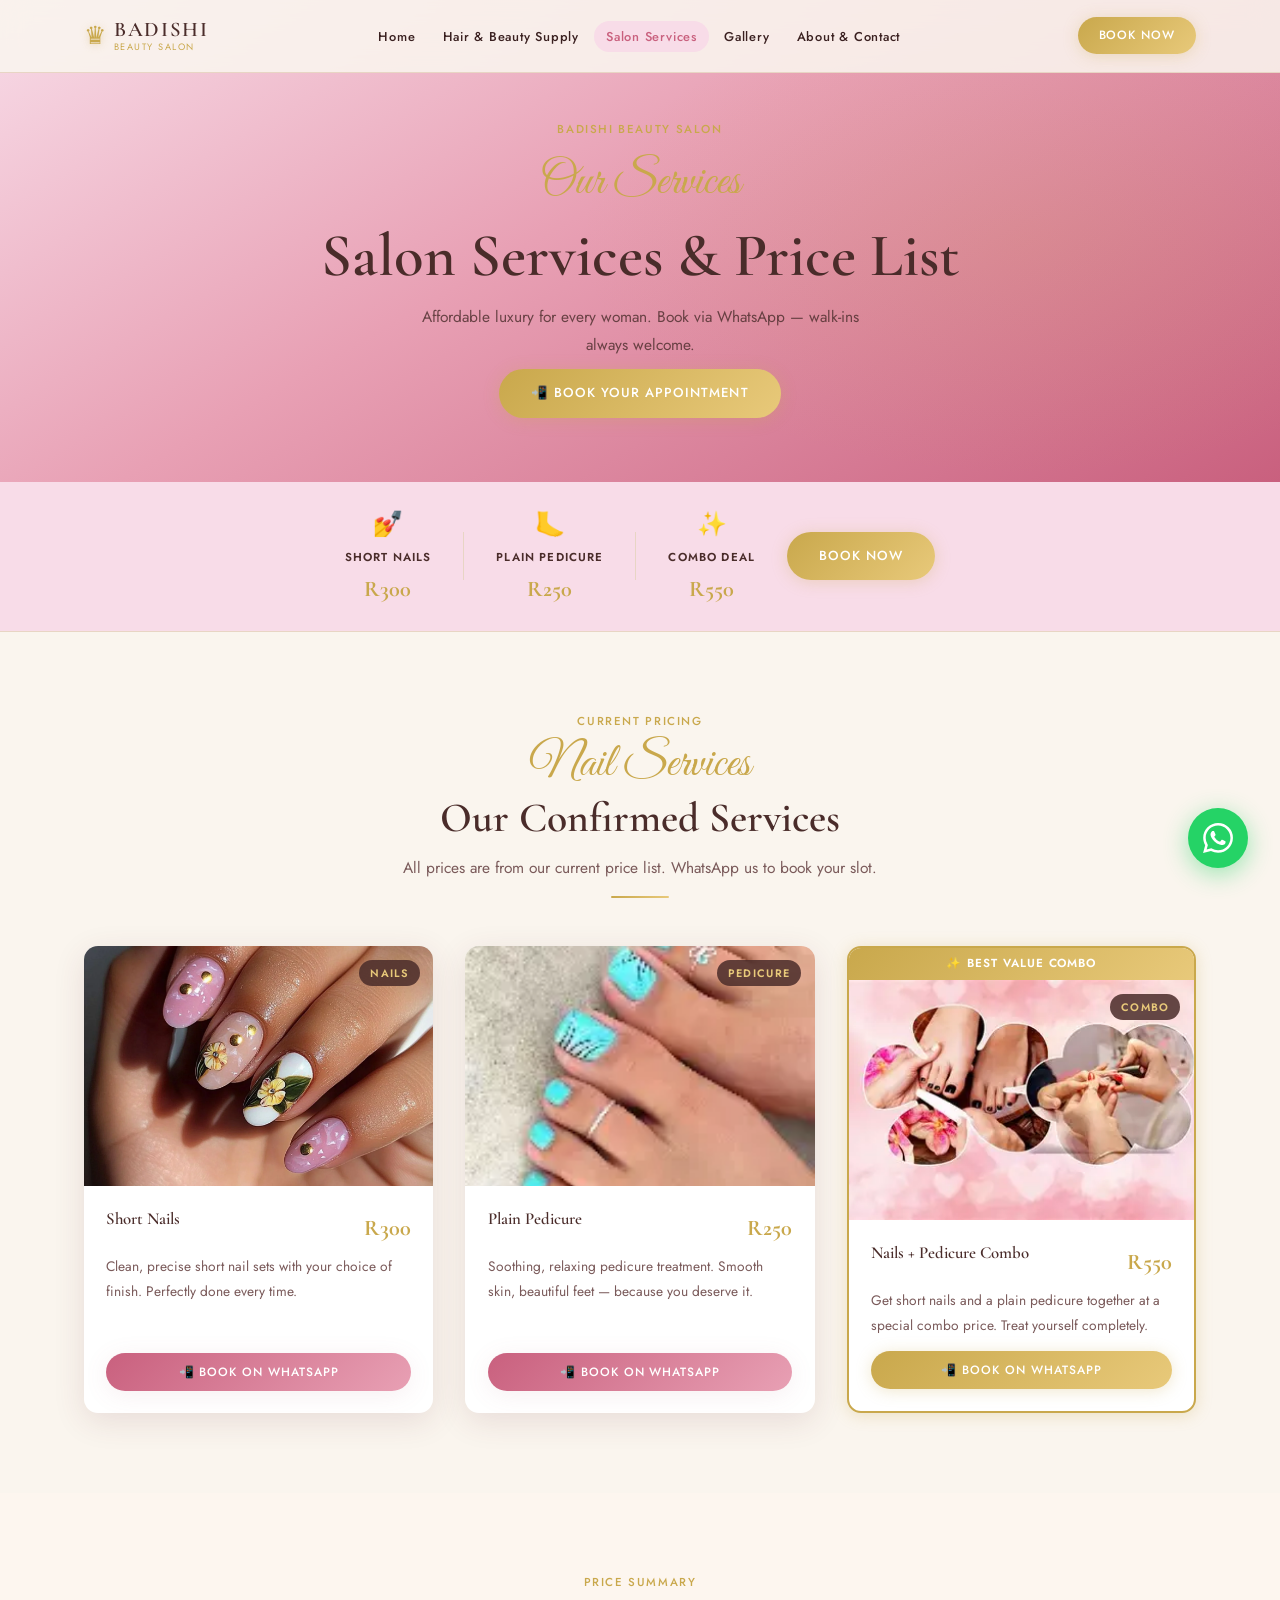
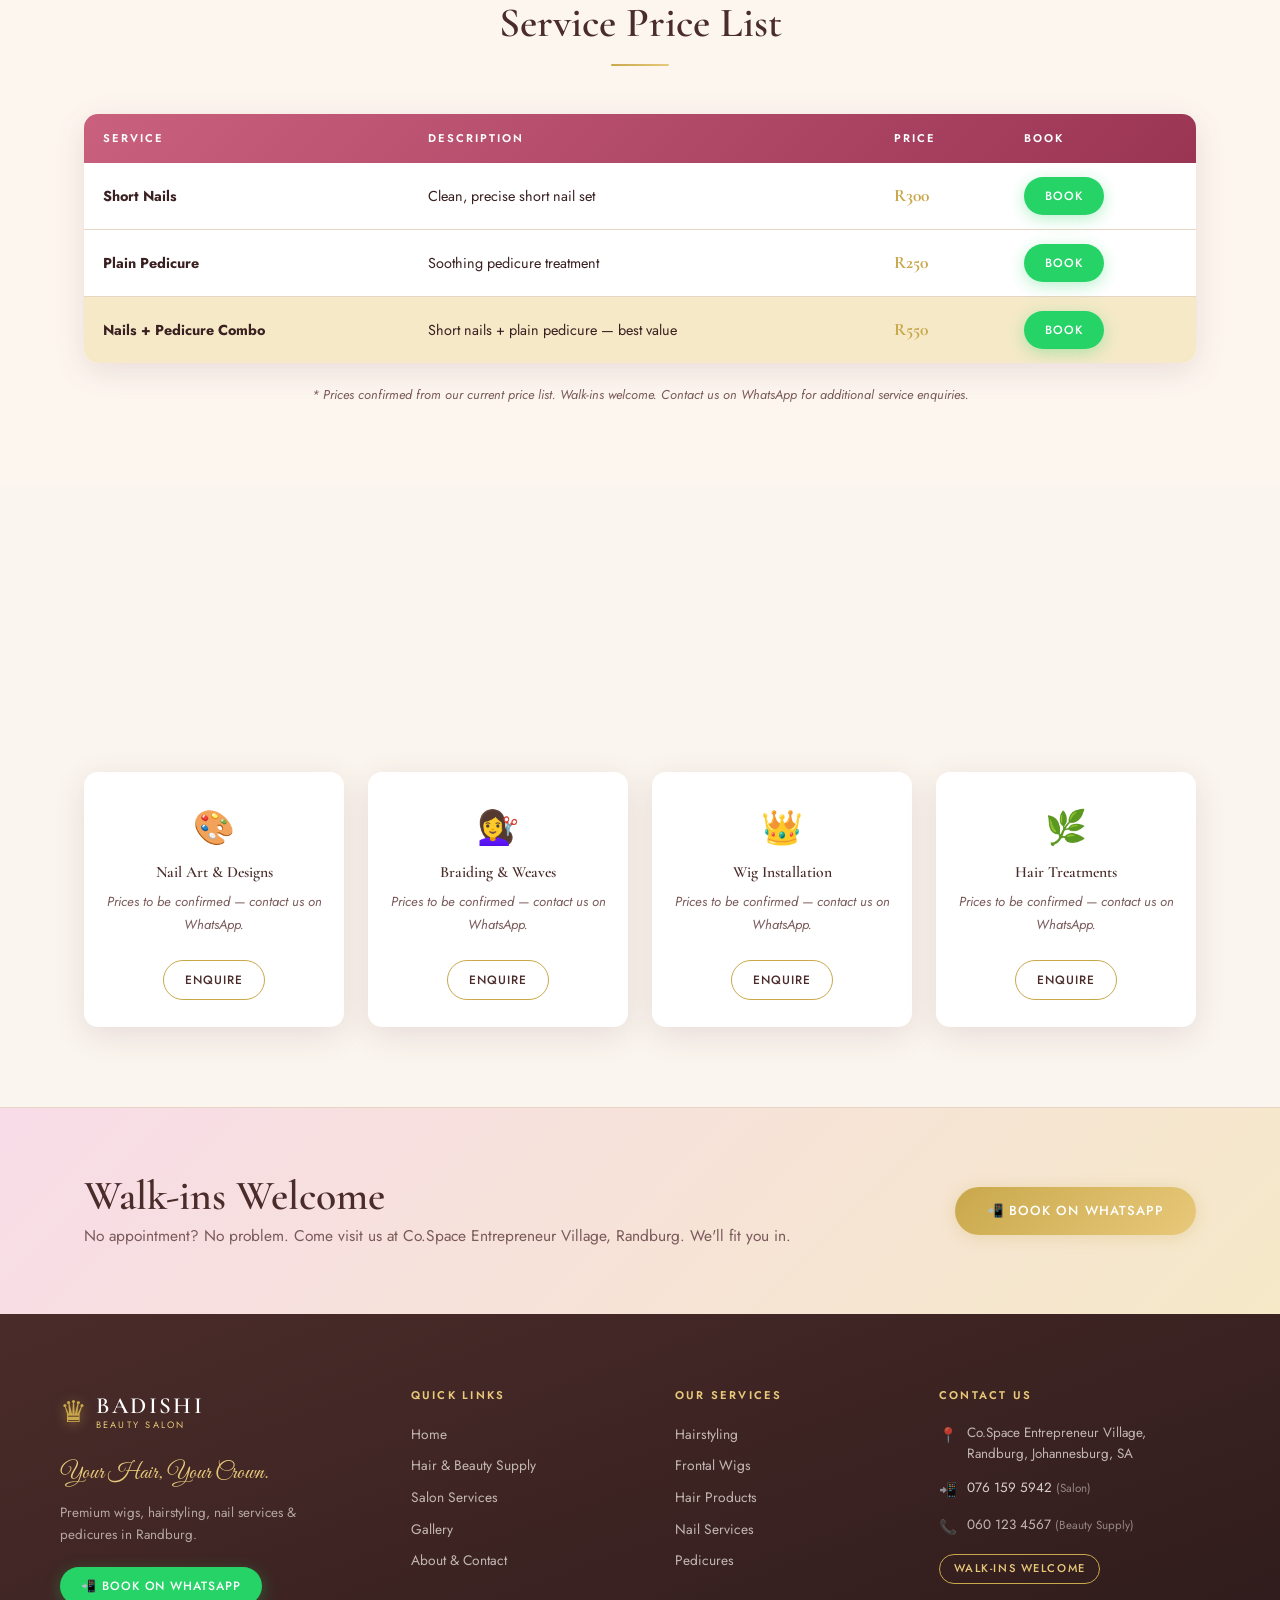
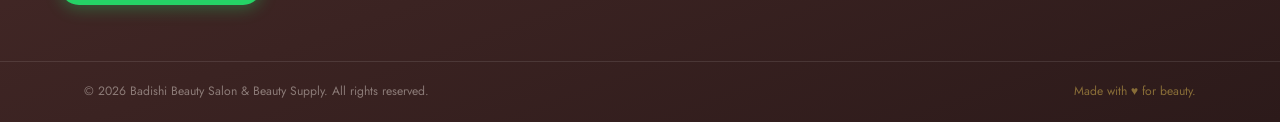
<file: services.html>
<!DOCTYPE html>
<html lang="en">
<head>
  <meta charset="UTF-8" />
  <meta name="viewport" content="width=device-width, initial-scale=1.0, viewport-fit=cover" />
  <title>Salon Services &amp; Price List | Badishi Beauty Salon | Randburg</title>
  <meta name="description" content="Nail services, pedicures and beauty treatments at Badishi Beauty Salon in Randburg. Short nails R300, plain pedicure R250, combo R550. Book via WhatsApp." />
  <link rel="icon" type="image/svg+xml" href="assets/images/favicon.svg" />
  <link rel="preconnect" href="https://fonts.googleapis.com" />
  <link rel="preconnect" href="https://fonts.gstatic.com" crossorigin />
  <link href="https://fonts.googleapis.com/css2?family=Cormorant+Garamond:ital,wght@0,300;0,400;0,600;1,400&family=Jost:wght@300;400;500;600&family=Great+Vibes&display=swap" rel="stylesheet" />
  <link rel="stylesheet" href="css/style.css" />
</head>
<body>

  <!-- NAVBAR -->
  <header class="navbar" role="banner">
    <div class="container nav-inner">
      <a href="index.html" class="nav-logo" aria-label="Badishi Beauty Salon — Home">
        <span class="crown" aria-hidden="true">♛</span>
        <span class="logo-text">
          <span class="logo-main">BADISHI</span>
          <span class="logo-sub">Beauty Salon</span>
        </span>
      </a>
      <nav aria-label="Main navigation">
        <ul class="nav-links">
          <li><a href="index.html">Home</a></li>
          <li><a href="hair.html">Hair &amp; Beauty Supply</a></li>
          <li><a href="services.html">Salon Services</a></li>
          <li><a href="gallery.html">Gallery</a></li>
          <li><a href="about.html">About &amp; Contact</a></li>
        </ul>
      </nav>
      <a href="https://wa.me/27761595942?text=Hello%20Badishi%20Beauty%20Salon%2C%20I%20would%20like%20to%20book%20an%20appointment.%20Please%20share%20your%20available%20dates%20and%20times."
         target="_blank" rel="noopener noreferrer" class="btn btn-gold btn-sm nav-cta">Book Now</a>
      <button class="hamburger" aria-label="Open navigation menu" aria-expanded="false" aria-controls="mobileDrawer">
        <span></span><span></span><span></span>
      </button>
    </div>
  </header>
  <nav id="mobileDrawer" class="nav-drawer" aria-label="Mobile navigation">
    <ul class="drawer-links">
      <li><a href="index.html">Home</a></li>
      <li><a href="hair.html">Hair &amp; Beauty Supply</a></li>
      <li><a href="services.html">Salon Services</a></li>
      <li><a href="gallery.html">Gallery</a></li>
      <li><a href="about.html">About &amp; Contact</a></li>
      <li><a href="https://wa.me/27761595942?text=Hello%20Badishi%20Beauty%20Salon%2C%20I%20would%20like%20to%20book%20an%20appointment.%20Please%20share%20your%20available%20dates%20and%20times."
             target="_blank" rel="noopener noreferrer" class="btn btn-gold drawer-book">📲 Book on WhatsApp</a></li>
    </ul>
  </nav>

  <main>

    <!-- PAGE HERO -->
    <section class="page-hero page-hero-rose" aria-label="Salon Services">
      <div class="container page-hero-inner">
        <span class="eyebrow">Badishi Beauty Salon</span>
        <span class="script">Our Services</span>
        <h1>Salon Services &amp; Price List</h1>
        <p>Affordable luxury for every woman. Book via WhatsApp — walk-ins always welcome.</p>
        <a href="https://wa.me/27761595942?text=Hello%20Badishi%20Beauty%20Salon%2C%20I%20would%20like%20to%20book%20an%20appointment.%20Please%20share%20your%20available%20dates%20and%20times."
           target="_blank" rel="noopener noreferrer" class="btn btn-gold">📲 Book Your Appointment</a>
      </div>
    </section>

    <!-- QUICK PRICE STRIP -->
    <section class="section-sm bg-blush price-strip" aria-label="Price summary">
      <div class="container">
        <div class="price-strip-inner">
          <div class="ps-item">
            <span class="ps-icon" aria-hidden="true">💅</span>
            <span class="ps-label">Short Nails</span>
            <span class="ps-price">R300</span>
          </div>
          <div class="ps-divider" aria-hidden="true"></div>
          <div class="ps-item">
            <span class="ps-icon" aria-hidden="true">🦶</span>
            <span class="ps-label">Plain Pedicure</span>
            <span class="ps-price">R250</span>
          </div>
          <div class="ps-divider" aria-hidden="true"></div>
          <div class="ps-item">
            <span class="ps-icon" aria-hidden="true">✨</span>
            <span class="ps-label">Combo Deal</span>
            <span class="ps-price">R550</span>
          </div>
          <a href="https://wa.me/27761595942?text=Hello%20Badishi%20Beauty%20Salon%2C%20I%20would%20like%20to%20book%20an%20appointment.%20Please%20share%20your%20available%20dates%20and%20times."
             target="_blank" rel="noopener noreferrer" class="btn btn-gold">Book Now</a>
        </div>
      </div>
    </section>

    <!-- CONFIRMED SERVICES -->
    <section class="section" aria-label="Confirmed services">
      <div class="container">
        <div class="sec-header reveal">
          <span class="eyebrow">Current Pricing</span>
          <span class="script">Nail Services</span>
          <h2>Our Confirmed Services</h2>
          <p>All prices are from our current price list. WhatsApp us to book your slot.</p>
          <div class="divider"></div>
        </div>

        <div class="svc-full-grid">

          <!-- Short Nails -->
          <article class="card svc-full-card reveal" aria-label="Short Nails, R300">
            <div class="svc-full-img-wrap">
              <img src="assets/images/shortnails.webp"
                   alt="Short nail set at Badishi Beauty Salon"
                   class="svc-full-img" />
              <span class="svc-category">Nails</span>
            </div>
            <div class="svc-full-body">
              <div class="svc-header">
                <h3 class="svc-name">Short Nails</h3>
                <span class="svc-price">R300</span>
              </div>
              <p class="svc-desc">Clean, precise short nail sets with your choice of finish. Perfectly done every time.</p>
              <a href="https://wa.me/27761595942?text=Hello%20Badishi%20Beauty%20Salon%2C%20I%20would%20like%20to%20book%20Short%20Nails%20(R300).%20Please%20share%20your%20available%20dates%20and%20times."
                 target="_blank" rel="noopener noreferrer" class="btn btn-rose btn-sm">📲 Book on WhatsApp</a>
            </div>
          </article>

          <!-- Pedicure -->
          <article class="card svc-full-card reveal" aria-label="Plain Pedicure, R250">
            <div class="svc-full-img-wrap">
              <img src="assets/images/Pedicure.webp"
                   alt="Pedicure treatment at Badishi Beauty Salon"
                   class="svc-full-img" />
              <span class="svc-category">Pedicure</span>
            </div>
            <div class="svc-full-body">
              <div class="svc-header">
                <h3 class="svc-name">Plain Pedicure</h3>
                <span class="svc-price">R250</span>
              </div>
              <p class="svc-desc">Soothing, relaxing pedicure treatment. Smooth skin, beautiful feet — because you deserve it.</p>
              <a href="https://wa.me/27761595942?text=Hello%20Badishi%20Beauty%20Salon%2C%20I%20would%20like%20to%20book%20a%20Plain%20Pedicure%20(R250).%20Please%20share%20your%20available%20dates%20and%20times."
                 target="_blank" rel="noopener noreferrer" class="btn btn-rose btn-sm">📲 Book on WhatsApp</a>
            </div>
          </article>

          <!-- Combo -->
          <article class="card svc-full-card reveal" aria-label="Nails and Pedicure Combo, R550"
                   style="border:2px solid var(--gold); box-shadow: var(--shadow-gold);">
            <div class="combo-banner">✨ Best Value Combo</div>
            <div class="svc-full-img-wrap">
              <img src="assets/images/nailsPedi.webp"
                   alt="Nail and pedicure combo at Badishi Beauty Salon"
                   class="svc-full-img" />
              <span class="svc-category">Combo</span>
            </div>
            <div class="svc-full-body">
              <div class="svc-header">
                <h3 class="svc-name">Nails + Pedicure Combo</h3>
                <span class="svc-price">R550</span>
              </div>
              <p class="svc-desc">Get short nails and a plain pedicure together at a special combo price. Treat yourself completely.</p>
              <a href="https://wa.me/27761595942?text=Hello%20Badishi%20Beauty%20Salon%2C%20I%20would%20like%20to%20book%20the%20Nail%20%2B%20Pedicure%20Combo%20(R550).%20Please%20share%20your%20available%20dates%20and%20times."
                 target="_blank" rel="noopener noreferrer" class="btn btn-gold btn-sm">📲 Book on WhatsApp</a>
            </div>
          </article>

        </div>
      </div>
    </section>

    <!-- SERVICES TABLE -->
    <section class="section bg-cream" aria-label="Service price table">
      <div class="container">
        <div class="sec-header reveal">
          <span class="eyebrow">Price Summary</span>
          <h2>Service Price List</h2>
          <div class="divider"></div>
        </div>
        <div class="table-wrap reveal">
          <table class="svc-table" aria-label="Service price list">
            <thead>
              <tr>
                <th scope="col">Service</th>
                <th scope="col">Description</th>
                <th scope="col">Price</th>
                <th scope="col">Book</th>
              </tr>
            </thead>
            <tbody>
              <tr>
                <td><strong>Short Nails</strong></td>
                <td>Clean, precise short nail set</td>
                <td class="table-price">R300</td>
                <td><a href="https://wa.me/27761595942?text=Hello%20Badishi%20Beauty%20Salon%2C%20I%20would%20like%20to%20book%20Short%20Nails%20(R300)." target="_blank" rel="noopener noreferrer" class="btn btn-wa btn-sm">Book</a></td>
              </tr>
              <tr>
                <td><strong>Plain Pedicure</strong></td>
                <td>Soothing pedicure treatment</td>
                <td class="table-price">R250</td>
                <td><a href="https://wa.me/27761595942?text=Hello%20Badishi%20Beauty%20Salon%2C%20I%20would%20like%20to%20book%20a%20Plain%20Pedicure%20(R250)." target="_blank" rel="noopener noreferrer" class="btn btn-wa btn-sm">Book</a></td>
              </tr>
              <tr class="combo-row">
                <td><strong>Nails + Pedicure Combo</strong></td>
                <td>Short nails + plain pedicure — best value</td>
                <td class="table-price">R550</td>
                <td><a href="https://wa.me/27761595942?text=Hello%20Badishi%20Beauty%20Salon%2C%20I%20would%20like%20to%20book%20the%20Nail%20%2B%20Pedicure%20Combo%20(R550)." target="_blank" rel="noopener noreferrer" class="btn btn-wa btn-sm">Book</a></td>
              </tr>
            </tbody>
          </table>
        </div>
        <p class="table-note">* Prices confirmed from our current price list. Walk-ins welcome. Contact us on WhatsApp for additional service enquiries.</p>
      </div>
    </section>

    <!-- ADDITIONAL SERVICES (PLACEHOLDERS) -->
    <section class="section" aria-label="Additional services coming soon">
      <div class="container">
        <div class="sec-header reveal">
          <span class="eyebrow">More Services</span>
          <h2>Additional Services</h2>
          <p>Pricing will be confirmed soon — WhatsApp us to enquire about these treatments.</p>
          <div class="divider"></div>
        </div>
        <div class="placeholders-grid">
          <div class="card ph-card reveal">
            <span class="ph-card-icon" aria-hidden="true">🎨</span>
            <h4>Nail Art &amp; Designs</h4>
            <p>Prices to be confirmed — contact us on WhatsApp.</p>
            <a href="https://wa.me/27761595942?text=Hello%20Badishi%20Beauty%20Salon%2C%20I%20would%20like%20to%20enquire%20about%20Nail%20Art%20%26%20Designs.%20Please%20share%20pricing%20and%20availability."
               target="_blank" rel="noopener noreferrer" class="btn btn-outline btn-sm mt-2">Enquire</a>
          </div>
          <div class="card ph-card reveal">
            <span class="ph-card-icon" aria-hidden="true">💇‍♀️</span>
            <h4>Braiding &amp; Weaves</h4>
            <p>Prices to be confirmed — contact us on WhatsApp.</p>
            <a href="https://wa.me/27761595942?text=Hello%20Badishi%20Beauty%20Salon%2C%20I%20would%20like%20to%20enquire%20about%20Braiding%20%26%20Weaves.%20Please%20share%20pricing%20and%20availability."
               target="_blank" rel="noopener noreferrer" class="btn btn-outline btn-sm mt-2">Enquire</a>
          </div>
          <div class="card ph-card reveal">
            <span class="ph-card-icon" aria-hidden="true">👑</span>
            <h4>Wig Installation</h4>
            <p>Prices to be confirmed — contact us on WhatsApp.</p>
            <a href="https://wa.me/27761595942?text=Hello%20Badishi%20Beauty%20Salon%2C%20I%20would%20like%20to%20enquire%20about%20Wig%20Installation.%20Please%20share%20pricing%20and%20availability."
               target="_blank" rel="noopener noreferrer" class="btn btn-outline btn-sm mt-2">Enquire</a>
          </div>
          <div class="card ph-card reveal">
            <span class="ph-card-icon" aria-hidden="true">🌿</span>
            <h4>Hair Treatments</h4>
            <p>Prices to be confirmed — contact us on WhatsApp.</p>
            <a href="https://wa.me/27761595942?text=Hello%20Badishi%20Beauty%20Salon%2C%20I%20would%20like%20to%20enquire%20about%20Hair%20Treatments.%20Please%20share%20pricing%20and%20availability."
               target="_blank" rel="noopener noreferrer" class="btn btn-outline btn-sm mt-2">Enquire</a>
          </div>
        </div>
      </div>
    </section>

    <!-- WALK-IN BANNER -->
    <section class="walkin-banner" aria-label="Walk-ins welcome">
      <div class="container">
        <div class="walkin-inner">
          <div>
            <h2>Walk-ins Welcome</h2>
            <p>No appointment? No problem. Come visit us at Co.Space Entrepreneur Village, Randburg. We'll fit you in.</p>
          </div>
          <div>
            <a href="https://wa.me/27761595942?text=Hello%20Badishi%20Beauty%20Salon%2C%20I%20would%20like%20to%20book%20an%20appointment.%20Please%20share%20your%20available%20dates%20and%20times."
               target="_blank" rel="noopener noreferrer" class="btn btn-gold">📲 Book on WhatsApp</a>
          </div>
        </div>
      </div>
    </section>

  </main>

  <!-- FOOTER -->
  <footer class="footer" role="contentinfo">
    <div class="container footer-top">
      <div class="footer-brand">
        <div class="footer-logo">
          <span class="crown" aria-hidden="true">♛</span>
          <span class="logo-text">
            <span class="footer-logo-main">BADISHI</span>
            <span class="footer-logo-sub">Beauty Salon</span>
          </span>
        </div>
        <p class="footer-slogan">Your Hair, Your Crown.</p>
        <p class="footer-tagline">Premium wigs, hairstyling, nail services &amp; pedicures in Randburg.</p>
        <a href="https://wa.me/27761595942?text=Hello%20Badishi%20Beauty%20Salon%2C%20I%20would%20like%20to%20book%20an%20appointment.%20Please%20share%20your%20available%20dates%20and%20times."
           target="_blank" rel="noopener noreferrer" class="btn btn-wa btn-sm">📲 Book on WhatsApp</a>
      </div>
      <div>
        <span class="footer-col-title">Quick Links</span>
        <ul class="footer-links">
          <li><a href="index.html">Home</a></li>
          <li><a href="hair.html">Hair &amp; Beauty Supply</a></li>
          <li><a href="services.html">Salon Services</a></li>
          <li><a href="gallery.html">Gallery</a></li>
          <li><a href="about.html">About &amp; Contact</a></li>
        </ul>
      </div>
      <div>
        <span class="footer-col-title">Our Services</span>
        <ul class="footer-links">
          <li>Hairstyling</li><li>Frontal Wigs</li><li>Hair Products</li>
          <li>Nail Services</li><li>Pedicures</li>
        </ul>
      </div>
      <div>
        <span class="footer-col-title">Contact Us</span>
        <ul class="footer-contact">
          <li class="fc-item"><span class="fc-icon" aria-hidden="true">📍</span><span>Co.Space Entrepreneur Village,<br>Randburg, Johannesburg, SA</span></li>
          <li class="fc-item"><span class="fc-icon" aria-hidden="true">📲</span><a href="https://wa.me/27761595942" target="_blank" rel="noopener noreferrer">076 159 5942 <span class="fc-small">(Salon)</span></a></li>
          <li class="fc-item"><span class="fc-icon" aria-hidden="true">📞</span><span>060 123 4567 <span class="fc-small">(Beauty Supply)</span></span></li>
        </ul>
        <span class="walkin-tag">Walk-ins Welcome</span>
      </div>
    </div>
    <div class="footer-bottom">
      <div class="container footer-bottom-inner">
        <p>© <span id="year"></span> Badishi Beauty Salon &amp; Beauty Supply. All rights reserved.</p>
        <p class="made-with">Made with ♥ for beauty.</p>
      </div>
    </div>
  </footer>

  <a href="https://wa.me/27761595942?text=Hello%20Badishi%20Beauty%20Salon%2C%20I%20would%20like%20to%20book%20an%20appointment.%20Please%20share%20your%20available%20dates%20and%20times."
     target="_blank" rel="noopener noreferrer" class="wa-float" aria-label="Chat on WhatsApp">
    <span class="wa-tooltip">Book on WhatsApp</span>
    <svg viewBox="0 0 24 24" fill="currentColor" aria-hidden="true"><path d="M17.472 14.382c-.297-.149-1.758-.867-2.03-.967-.273-.099-.471-.148-.67.15-.197.297-.767.966-.94 1.164-.173.199-.347.223-.644.075-.297-.15-1.255-.463-2.39-1.475-.883-.788-1.48-1.761-1.653-2.059-.173-.297-.018-.458.13-.606.134-.133.298-.347.446-.52.149-.174.198-.298.298-.497.099-.198.05-.371-.025-.52-.075-.149-.669-1.612-.916-2.207-.242-.579-.487-.5-.669-.51-.173-.008-.371-.01-.57-.01-.198 0-.52.074-.792.372-.272.297-1.04 1.016-1.04 2.479 0 1.462 1.065 2.875 1.213 3.074.149.198 2.096 3.2 5.077 4.487.709.306 1.262.489 1.694.625.712.227 1.36.195 1.871.118.571-.085 1.758-.719 2.006-1.413.248-.694.248-1.289.173-1.413-.074-.124-.272-.198-.57-.347m-5.421 7.403h-.004a9.87 9.87 0 01-5.031-1.378l-.361-.214-3.741.982.998-3.648-.235-.374a9.86 9.86 0 01-1.51-5.26c.001-5.45 4.436-9.884 9.888-9.884 2.64 0 5.122 1.03 6.988 2.898a9.825 9.825 0 012.893 6.994c-.003 5.45-4.437 9.884-9.885 9.884m8.413-18.297A11.815 11.815 0 0012.05 0C5.495 0 .16 5.335.157 11.892c0 2.096.547 4.142 1.588 5.945L.057 24l6.305-1.654a11.882 11.882 0 005.683 1.448h.005c6.554 0 11.89-5.335 11.893-11.893a11.821 11.821 0 00-3.48-8.413Z"/></svg>
  </a>

  <script src="js/script.js" defer></script>
</body>
</html>
</file>
<file: css/style.css>
/* ============================================================
   BADISHI BEAUTY SALON — Master Stylesheet
   ============================================================ */

/* --- Google Fonts ---------------------------------------- */
@import url('https://fonts.googleapis.com/css2?family=Cormorant+Garamond:ital,wght@0,300;0,400;0,600;1,400&family=Jost:wght@300;400;500;600&family=Great+Vibes&display=swap');

/* --- CSS Variables --------------------------------------- */
:root {
  --blush:       #f8dce8;
  --rose:        #e8a0b4;
  --rose-dark:   #c9607e;
  --gold:        #c9a84c;
  --gold-light:  #e8c97a;
  --gold-pale:   #f5e9c8;
  --cream:       #fdf6ef;
  --ivory:       #faf5ee;
  --white:       #ffffff;
  --charcoal:    #2c1a1a;
  --brown:       #4a2c2a;
  --text:        #3a2020;
  --text-light:  #7a5a5a;
  --border:      #e8d5c4;

  --font-script: 'Great Vibes', cursive;
  --font-serif:  'Cormorant Garamond', serif;
  --font-sans:   'Jost', sans-serif;

  --radius-sm:   6px;
  --radius-md:   14px;
  --radius-lg:   28px;
  --radius-pill: 9999px;

  --shadow:      0 8px 32px rgba(100,40,60,.12);
  --shadow-soft: 0 4px 24px rgba(180,100,120,.10);
  --shadow-gold: 0 2px 16px rgba(201,168,76,.28);

  --nav-h: 72px;
  --transition: .3s ease;
}

/* --- Reset ----------------------------------------------- */
*, *::before, *::after { box-sizing: border-box; margin: 0; padding: 0; }
html { scroll-behavior: smooth; font-size: 16px; overflow-x: hidden; }
body { font-family: var(--font-sans); background: var(--ivory); color: var(--text); line-height: 1.7; -webkit-font-smoothing: antialiased; overflow-x: hidden; }
img  { max-width: 100%; height: auto; display: block; }
a    { color: inherit; text-decoration: none; }
ul   { list-style: none; }
button { cursor: pointer; border: none; background: none; font-family: var(--font-sans); }

/* --- Typography ------------------------------------------ */
h1,h2,h3,h4 { font-family: var(--font-serif); font-weight: 600; line-height: 1.2; color: var(--brown); }
h1 { font-size: clamp(2.2rem,5vw,3.8rem); }
h2 { font-size: clamp(1.7rem,3.5vw,2.6rem); }
h3 { font-size: clamp(1.2rem,2.5vw,1.7rem); }
p  { color: var(--text-light); line-height: 1.8; font-size: .97rem; }

.script { font-family: var(--font-script); color: var(--gold); font-size: clamp(1.9rem,4vw,3rem); font-weight: 400; display: block; line-height: 1.1; }
.eyebrow { font-family: var(--font-sans); font-size: .72rem; font-weight: 500; letter-spacing: .14em; text-transform: uppercase; color: var(--gold); display: block; margin-bottom: .4rem; }
.eyebrow-light { color: var(--gold-light); }

/* --- Buttons --------------------------------------------- */
.btn {
  display: inline-flex; align-items: center; justify-content: center; gap: .45rem;
  padding: .82rem 2rem; border-radius: var(--radius-pill);
  font-family: var(--font-sans); font-size: .82rem; font-weight: 500;
  letter-spacing: .08em; text-transform: uppercase; cursor: pointer;
  transition: all var(--transition); white-space: normal; border: none;
  word-break: keep-all;
}
.btn-gold  { background: linear-gradient(135deg,var(--gold),var(--gold-light)); color: #fff; box-shadow: var(--shadow-gold); }
.btn-gold:hover  { transform: translateY(-2px); box-shadow: 0 6px 24px rgba(201,168,76,.42); }
.btn-outline { background: transparent; color: var(--brown); border: 1.5px solid var(--gold); }
.btn-outline:hover { background: var(--gold-pale); transform: translateY(-2px); }
.btn-rose  { background: linear-gradient(135deg,var(--rose-dark),var(--rose)); color: #fff; box-shadow: var(--shadow-soft); }
.btn-rose:hover  { transform: translateY(-2px); box-shadow: 0 6px 24px rgba(200,96,126,.38); }
.btn-wa    { background: #25d366; color: #fff; box-shadow: 0 4px 16px rgba(37,211,102,.32); }
.btn-wa:hover    { background: #1ebe5b; transform: translateY(-2px); }
.btn-sm    { padding: .55rem 1.3rem; font-size: .75rem; }
.btn-dark  { background: linear-gradient(135deg,var(--brown),var(--charcoal)); color: #fff; }
.btn-dark:hover  { transform: translateY(-2px); box-shadow: 0 6px 20px rgba(44,26,26,.4); }

/* --- Layout --------------------------------------------- */
.container   { max-width: 1160px; margin: 0 auto; padding: 0 1.5rem; width: 100%; }
.section     { padding: 5rem 0; }
.section-sm  { padding: 3rem 0; }
.bg-cream    { background: var(--cream); }
.bg-blush    { background: var(--blush); }
.bg-ivory    { background: var(--ivory); }
.bg-white    { background: var(--white); }
.bg-dark     { background: linear-gradient(135deg,var(--brown),var(--charcoal)); }
.text-center { text-align: center; }
.mt-1 { margin-top: .5rem; } .mt-2 { margin-top: 1rem; } .mt-3 { margin-top: 1.5rem; } .mt-4 { margin-top: 2rem; }

/* --- Section Header ------------------------------------- */
.sec-header      { text-align: center; margin-bottom: 3rem; }
.sec-header h2   { margin-top: .25rem; margin-bottom: .6rem; }
.sec-header p    { max-width: 500px; margin: 0 auto; }
.divider { width: 58px; height: 2px; background: linear-gradient(90deg,var(--gold),var(--gold-light)); margin: .9rem auto 0; border-radius: var(--radius-pill); }

/* --- Cards ---------------------------------------------- */
.card { background: var(--white); border-radius: var(--radius-md); box-shadow: var(--shadow); overflow: hidden; transition: transform var(--transition), box-shadow var(--transition); }
.card:hover { transform: translateY(-6px); box-shadow: 0 18px 50px rgba(100,40,60,.16); }

/* --- Image Placeholder ---------------------------------- */
.img-ph {
  background: linear-gradient(135deg,var(--blush),var(--gold-pale));
  display: flex; flex-direction: column; align-items: center; justify-content: center;
  color: var(--rose-dark); font-family: var(--font-serif); font-style: italic;
  font-size: .88rem; text-align: center; padding: 1rem; gap: .4rem;
}
.img-ph .ph-icon { font-size: 2.2rem; }
.img-ph code { font-size: .7rem; opacity: .7; font-family: monospace; font-style: normal; }

/* ============================================================
   NAVBAR
   ============================================================ */
.navbar {
  position: fixed; top: 0; left: 0; right: 0; z-index: 1000;
  height: var(--nav-h);
  background: rgba(250,245,238,.88);
  backdrop-filter: blur(14px); -webkit-backdrop-filter: blur(14px);
  border-bottom: 1px solid transparent;
  transition: background var(--transition), border-color var(--transition), box-shadow var(--transition);
}
.navbar.scrolled { background: rgba(250,245,238,.97); border-bottom-color: var(--border); box-shadow: 0 2px 20px rgba(100,40,60,.08); }
.nav-inner { display: flex; align-items: center; justify-content: space-between; height: 100%; gap: .5rem; min-width: 0; }

.nav-logo { display: flex; align-items: center; gap: .5rem; }
.nav-logo .crown { font-size: 1.55rem; color: var(--gold); filter: drop-shadow(0 1px 4px rgba(201,168,76,.4)); }
.logo-text { display: flex; flex-direction: column; line-height: 1; }
.logo-main { font-family: var(--font-serif); font-size: 1.3rem; font-weight: 600; letter-spacing: .08em; color: var(--brown); }
.logo-sub  { font-family: var(--font-sans); font-size: .58rem; letter-spacing: .16em; text-transform: uppercase; color: var(--gold); margin-top: 1px; }

.nav-links { display: flex; align-items: center; gap: .2rem; }
.nav-links a {
  font-size: .8rem; font-weight: 500; letter-spacing: .06em;
  color: var(--text); padding: .38rem .75rem; border-radius: var(--radius-pill);
  transition: color var(--transition), background var(--transition);
}
.nav-links a:hover, .nav-links a.active { color: var(--rose-dark); background: var(--blush); }
.nav-cta { margin-left: .5rem; }

.hamburger { display: none; flex-direction: column; gap: 5px; padding: 6px; border-radius: var(--radius-sm); }
.hamburger span { display: block; width: 24px; height: 2px; background: var(--brown); border-radius: var(--radius-pill); transition: transform .3s, opacity .3s; }
.hamburger.open span:nth-child(1) { transform: translateY(7px) rotate(45deg); }
.hamburger.open span:nth-child(2) { opacity: 0; transform: scaleX(0); }
.hamburger.open span:nth-child(3) { transform: translateY(-7px) rotate(-45deg); }

.nav-drawer {
  position: fixed; top: var(--nav-h); left: 0; right: 0; z-index: 999;
  background: var(--ivory); border-bottom: 1px solid var(--border);
  max-height: 0; overflow: hidden; transition: max-height .4s ease;
}
.nav-drawer.open { max-height: 460px; }
.drawer-links { display: flex; flex-direction: column; padding: 1.25rem 1.5rem 1.75rem; gap: .15rem; }
.drawer-links a { font-size: .98rem; font-weight: 500; color: var(--text); padding: .6rem .8rem; border-radius: var(--radius-sm); display: block; transition: background var(--transition), color var(--transition); }
.drawer-links a:hover, .drawer-links a.active { background: var(--blush); color: var(--rose-dark); }
.drawer-book { margin-top: .75rem; display: block; text-align: center; }

/* ============================================================
   WHATSAPP FLOAT BUTTON
   ============================================================ */
.wa-float {
  position: fixed; bottom: 2rem; right: 2rem; z-index: 900;
  width: 60px; height: 60px; border-radius: 50%;
  background: #25d366; color: #fff;
  display: flex; align-items: center; justify-content: center;
  box-shadow: 0 6px 24px rgba(37,211,102,.45);
  transition: transform .3s, box-shadow .3s;
  animation: waPulse 2.6s infinite;
}
.wa-float svg { width: 30px; height: 30px; }
.wa-float:hover { transform: scale(1.13); box-shadow: 0 8px 32px rgba(37,211,102,.62); animation: none; }
.wa-tooltip {
  position: absolute; right: 70px;
  background: var(--charcoal); color: #fff;
  font-size: .76rem; white-space: nowrap;
  padding: .38rem .85rem; border-radius: var(--radius-pill);
  pointer-events: none; opacity: 0; transition: opacity .25s;
}
.wa-float:hover .wa-tooltip { opacity: 1; }
.wa-tooltip::after {
  content: ''; position: absolute; right: -6px; top: 50%; transform: translateY(-50%);
  border: 6px solid transparent; border-left-color: var(--charcoal); border-right-width: 0;
}
@keyframes waPulse {
  0%,100% { box-shadow: 0 6px 24px rgba(37,211,102,.45); }
  50%      { box-shadow: 0 6px 32px rgba(37,211,102,.7), 0 0 0 10px rgba(37,211,102,.1); }
}

/* ============================================================
   HERO — full-screen background image (KAT.png)
   Mobile-first, no-clip from 320 px upward.
   ============================================================ */

/* -- Outer shell ------------------------------------------ */
.hero {
  position: relative;
  /* use width/max-width, not just min-height, so the flex
     child never escapes the viewport */
  width: 100%;
  max-width: 100vw;
  min-height: 100vh;
  min-height: 100svh;
  display: flex;
  align-items: flex-start;   /* top-align so tall content scrolls naturally */
  padding-top: var(--nav-h);
  overflow: hidden;
}

/* -- Background photo ------------------------------------- */
.hero-bg {
  position: absolute;
  inset: 0;
  background-image: url('../assets/images/KAT.png');
  background-size: cover;
  background-position: center top;
  background-repeat: no-repeat;
  z-index: 0;
}
.hero-bg::after {
  content: '';
  position: absolute;
  inset: 0;
  background: linear-gradient(
    105deg,
    rgba(20,8,12,.80) 0%,
    rgba(74,44,42,.58) 50%,
    rgba(20,8,10,.25) 100%
  );
}

/* -- Inner wrapper ----------------------------------------
   padding creates the horizontal safe zone.
   width: 100% + box-sizing: border-box = exact viewport width.
   No max-width here — that goes on .hero-content only.
------------------------------------------------------------- */
.hero-inner {
  position: relative;
  z-index: 1;
  width: 100%;
  box-sizing: border-box;
  padding: 3rem 1.25rem 3.5rem;
}

/* -- Content column ---------------------------------------
   width: 100% fills the padding box of .hero-inner.
   max-width caps it wide screens.
------------------------------------------------------------- */
.hero-content {
  width: 100%;
  max-width: 600px;
  box-sizing: border-box;
}

/* -- Eyebrow ---------------------------------------------- */
.hero-eyebrow {
  display: block;
  font-family: var(--font-sans);
  font-size: .68rem;
  font-weight: 500;
  letter-spacing: .16em;
  text-transform: uppercase;
  color: var(--gold-light);
  margin: 0 0 .4rem;
}

/* -- Headline (h1) ----------------------------------------
   font-size: inherit resets the global h1 rule so the
   child spans control their own sizes.
------------------------------------------------------------- */
.hero-title {
  font-size: inherit;          /* override global h1 clamp */
  line-height: 1;
  margin: 0 0 .85rem;
}

/* BADISHI — purely pixel-based on mobile to prevent any
   vw overflow on 320 px where 1vw = 3.2 px               */
.hero-title-main {
  display: block;
  font-family: var(--font-serif);
  font-weight: 600;
  font-size: 2.25rem;          /* 36 px — safe on 320 px   */
  letter-spacing: .04em;
  line-height: 1.0;
  color: #fff;
  text-shadow: 0 2px 24px rgba(0,0,0,.5);
}

/* Beauty Salon & Beauty Supply */
.hero-title-sub {
  display: block;
  font-family: var(--font-sans);
  font-size: .65rem;
  font-weight: 500;
  letter-spacing: .1em;
  text-transform: uppercase;
  color: var(--gold-light);
  margin-top: .45rem;
  line-height: 1.45;
  word-break: break-word;
  overflow-wrap: break-word;
}

/* Your Hair, Your Crown.
   Script glyphs are wider than their em → keep font-size
   small enough that the full string fits in ~292 px        */
.hero-slogan {
  display: block;
  font-family: var(--font-script);
  font-size: 1.55rem;          /* 24.8 px — fits on 320 px */
  color: var(--gold-light);
  line-height: 1.3;
  margin: 0 0 .9rem;
  text-shadow: 0 2px 16px rgba(0,0,0,.35);
}

/* -- Description ------------------------------------------ */
.hero-desc {
  font-size: .88rem;
  line-height: 1.75;
  color: rgba(255,255,255,.88);
  margin: 0 0 1.6rem;
  word-break: break-word;
  overflow-wrap: break-word;
}

/* -- Buttons: stacked full-width on mobile ---------------- */
.hero-actions {
  display: flex;
  flex-direction: column;
  gap: .65rem;
  margin-bottom: 1.4rem;
  width: 100%;
  box-sizing: border-box;
}
.hero-actions .btn {
  width: 100%;
  justify-content: center;
  text-align: center;
  /* Tighter spacing on mobile to prevent overflow at 320px */
  padding: .75rem 1rem;
  font-size: .76rem;
  letter-spacing: .04em;
}

/* White-border outline for hero (dark overlay bg) */
.btn-hero-outline {
  background: transparent;
  color: #fff;
  border: 1.5px solid rgba(255,255,255,.5);
}
.btn-hero-outline:hover {
  background: rgba(255,255,255,.12);
  border-color: #fff;
  transform: translateY(-2px);
}

/* -- Badges ----------------------------------------------- */
.hero-badges {
  display: flex;
  flex-wrap: wrap;
  gap: .45rem;
  list-style: none;
  margin: 0;
  padding: 0;
  width: 100%;
  box-sizing: border-box;
}
.badge {
  font-family: var(--font-sans);
  font-size: .66rem;
  font-weight: 500;
  color: #fff;
  background: rgba(255,255,255,.15);
  border: 1px solid rgba(255,255,255,.35);
  border-radius: var(--radius-pill);
  padding: .28rem .7rem;
  backdrop-filter: blur(6px);
  white-space: nowrap;
}

/* -- Scroll hint: hidden on mobile so it never overlaps --- */
.scroll-hint { display: none; }
.scroll-hint span {
  display: block; width: 22px; height: 22px;
  border-right: 2px solid rgba(255,255,255,.65);
  border-bottom: 2px solid rgba(255,255,255,.65);
  transform: rotate(45deg);
  animation: bounce 1.5s ease infinite;
  opacity: .75;
}
@keyframes bounce {
  0%,100% { transform: rotate(45deg) translateY(0); }
  50%      { transform: rotate(45deg) translateY(6px); }
}

/* -- ≥ 480 px: slightly larger type ----------------------- */
@media (min-width: 480px) {
  .hero-inner        { padding-left: 1.75rem; padding-right: 1.75rem; }
  .hero-title-main   { font-size: clamp(2.25rem, 8vw, 4rem); }
  .hero-slogan       { font-size: clamp(1.55rem, 5.5vw, 2.2rem); }
}

/* -- ≥ 640 px: side-by-side buttons, scroll hint, more space */
@media (min-width: 640px) {
  .hero {
    align-items: center;       /* re-centre vertically at wider breakpoint */
  }
  .hero-inner        { padding: 4rem 2rem 4rem; }
  .hero-title-main   { font-size: clamp(2.8rem, 7vw, 5rem); }
  .hero-slogan       { font-size: clamp(1.8rem, 4.5vw, 2.8rem); }
  .hero-desc         { font-size: .95rem; }
  .hero-actions      { flex-direction: row; flex-wrap: wrap; width: auto; gap: .85rem; }
  .hero-actions .btn { 
    width: auto;
    padding: .82rem 2rem;
    font-size: .82rem;
    letter-spacing: .08em;
  }
  .scroll-hint {
    display: block;
    position: absolute; bottom: 1.8rem; left: 50%;
    transform: translateX(-50%); z-index: 1;
  }
}

/* -- ≥ 960 px: large display headline --------------------- */
@media (min-width: 960px) {
  .hero-inner      { padding: 5rem 2rem 4.5rem; }
  .hero-title-main { font-size: clamp(3.5rem, 6vw, 6rem); letter-spacing: .06em; }
  .hero-title-sub  { font-size: .82rem; letter-spacing: .12em; }
  .hero-slogan     { font-size: clamp(2.2rem, 3.5vw, 3.2rem); }
  .hero-desc       { font-size: 1.02rem; }
}

/* ============================================================
   HOMEPAGE SECTIONS
   ============================================================ */
/* Services overview — image cards */
.services-grid { display: grid; grid-template-columns: repeat(4,1fr); gap: 1.5rem; }
.svc-card { display: flex; flex-direction: column; padding: 0; text-align: left; align-items: stretch; }
.svc-card-img-wrap { overflow: hidden; flex-shrink: 0; }
.svc-card-img { width: 100%; height: 200px; object-fit: cover; transition: transform .55s; display: block; }
.svc-card:hover .svc-card-img { transform: scale(1.06); }
.svc-card-body { padding: 1.25rem 1.25rem 1.4rem; display: flex; flex-direction: column; gap: .4rem; flex: 1; }
.svc-card-body h3 { font-size: 1.05rem; margin-bottom: .15rem; }
.svc-card-body p  { font-size: .85rem; flex: 1; margin-bottom: .75rem; }
.svc-icon { font-size: 2.4rem; margin-bottom: 1rem; }

.wigs-grid   { display: grid; grid-template-columns: repeat(3,1fr); gap: 1.75rem; }
.wig-img-wrap { overflow: hidden; }
.wig-img { width: 100%; height: 280px; object-fit: cover; transition: transform .55s; }
.wig-card:hover .wig-img { transform: scale(1.06); }
.wig-img-ph { height: 280px; }
.wig-body { padding: 1.1rem 1.25rem 1.4rem; display: flex; flex-direction: column; gap: .35rem; }
.wig-label { font-family: var(--font-serif); font-size: 1.05rem; font-weight: 600; color: var(--brown); }
.wig-price { font-family: var(--font-serif); font-size: 1.35rem; font-weight: 700; color: var(--gold); margin-bottom: .3rem; }

.nails-grid { display: grid; grid-template-columns: repeat(3,1fr); gap: 1.75rem; }
.nail-img-wrap { position: relative; overflow: hidden; }
.nail-img { width: 100%; height: 230px; object-fit: cover; transition: transform .55s; }
.nail-card:hover .nail-img { transform: scale(1.06); }
.nail-img-ph { height: 230px; }
.price-badge {
  position: absolute; top: .85rem; right: .85rem;
  background: linear-gradient(135deg,var(--gold),var(--gold-light));
  color: #fff; font-family: var(--font-serif); font-size: .95rem; font-weight: 700;
  padding: .28rem .8rem; border-radius: var(--radius-pill); box-shadow: var(--shadow-gold);
}
.nail-body { padding: 1.1rem 1.25rem 1.4rem; display: flex; flex-direction: column; gap: .4rem; }
.nail-body h3 { font-size: 1.05rem; margin-bottom: .1rem; }
.nail-body p  { font-size: .86rem; flex: 1; margin-bottom: .5rem; }

.gal-prev-grid { display: grid; grid-template-columns: repeat(3,1fr); gap: 1rem; }
.gal-prev-item { overflow: hidden; aspect-ratio: 1; border-radius: var(--radius-md); box-shadow: var(--shadow); }
.gal-prev-item img { width: 100%; height: 100%; object-fit: cover; transition: transform .5s; }
.gal-prev-item:hover img { transform: scale(1.08); }
.gal-prev-item .img-ph { height: 100%; min-height: 180px; }

.cta-banner { padding: 5rem 0; }
.cta-inner  { display: flex; align-items: center; justify-content: space-between; gap: 2rem; flex-wrap: wrap; }
.cta-crown  { font-size: 2.4rem; color: var(--gold-light); display: block; margin-bottom: .4rem; }
.cta-banner h2 { color: #fff; }
.cta-banner p  { color: rgba(253,246,239,.72); max-width: 480px; }
.cta-actions   { display: flex; gap: .9rem; flex-wrap: wrap; flex-shrink: 0; }

/* ============================================================
   INNER PAGE HERO
   ============================================================ */
.page-hero {
  min-height: 52vh;
  display: flex; align-items: center;
  padding: calc(var(--nav-h) + 3rem) 0 4rem;
  text-align: center; position: relative; overflow: hidden;
}
.page-hero-dark { background: linear-gradient(160deg,var(--brown) 0%,#6a2a3a 60%,var(--charcoal) 100%); }
.page-hero-rose { background: linear-gradient(150deg,var(--blush) 0%,var(--rose) 45%,var(--rose-dark) 100%); }
.page-hero-gold { background: linear-gradient(150deg,var(--ivory) 0%,var(--blush) 50%,var(--gold-pale) 100%); }
.page-hero::before {
  content: ''; position: absolute; inset: 0;
  background: radial-gradient(ellipse 50% 70% at 80% 50%,rgba(201,168,76,.13) 0%,transparent 70%);
  pointer-events: none;
}
.page-hero-inner { position: relative; z-index: 1; display: flex; flex-direction: column; align-items: center; gap: .65rem; }
.page-hero-dark h1, .page-hero-dark p { color: var(--white); }
.page-hero-dark p { color: rgba(253,246,239,.72); max-width: 480px; }
.page-hero-rose h1 { color: var(--brown); }
.page-hero-rose p  { color: rgba(74,44,42,.8); max-width: 480px; }

/* ============================================================
   HAIR PAGE
   ============================================================ */
.info-strip { display: grid; grid-template-columns: repeat(4,1fr); gap: 1.4rem; }
.info-item  { display: flex; align-items: center; gap: .75rem; }
.info-icon  { font-size: 1.55rem; flex-shrink: 0; }
.info-item strong { display: block; font-size: .7rem; font-weight: 600; letter-spacing: .12em; text-transform: uppercase; color: var(--brown); }
.info-item span   { font-size: .86rem; color: var(--text-light); }

.filters { display: flex; flex-wrap: wrap; gap: .55rem; justify-content: center; margin-bottom: 2.5rem; }
.filter-btn {
  padding: .48rem 1.2rem; border-radius: var(--radius-pill);
  font-family: var(--font-sans); font-size: .8rem; font-weight: 500;
  color: var(--text-light); background: var(--white); border: 1.5px solid var(--border);
  cursor: pointer; transition: all var(--transition);
}
.filter-btn:hover  { border-color: var(--gold); color: var(--gold); }
.filter-btn.active { background: linear-gradient(135deg,var(--gold),var(--gold-light)); border-color: var(--gold); color: #fff; box-shadow: var(--shadow-gold); }

.products-grid { display: grid; grid-template-columns: repeat(3,1fr); gap: 2rem; }
.prod-img-wrap { position: relative; overflow: hidden; }
.prod-img { width: 100%; height: 300px; object-fit: cover; transition: transform .55s; }
.prod-card:hover .prod-img { transform: scale(1.06); }
.prod-img-ph { height: 300px; }
.length-tag {
  position: absolute; top: .85rem; left: .85rem;
  background: linear-gradient(135deg,var(--brown),var(--charcoal));
  color: var(--gold-light); font-family: var(--font-serif);
  font-size: .8rem; font-weight: 600; letter-spacing: .06em;
  padding: .26rem .78rem; border-radius: var(--radius-pill);
}
.prod-body { padding: 1.2rem 1.4rem 1.4rem; display: flex; flex-direction: column; gap: .35rem; }
.prod-title { font-size: .98rem; color: var(--brown); }
.prod-desc  { font-size: .84rem; flex: 1; }
.prod-footer { display: flex; align-items: center; justify-content: space-between; flex-wrap: wrap; gap: .5rem; margin-top: .65rem; }
.prod-price { font-family: var(--font-serif); font-size: 1.45rem; font-weight: 700; color: var(--gold); }

.table-wrap { overflow-x: auto; border-radius: var(--radius-md); box-shadow: var(--shadow); margin-bottom: 1.25rem; }
.price-table { width: 100%; border-collapse: collapse; background: var(--white); font-family: var(--font-sans); font-size: .9rem; }
.price-table thead tr { background: linear-gradient(135deg,var(--brown),var(--charcoal)); }
.price-table th { padding: .95rem 1.2rem; text-align: left; color: var(--gold-light); font-size: .7rem; font-weight: 600; letter-spacing: .18em; text-transform: uppercase; }
.price-table td { padding: .88rem 1.2rem; border-bottom: 1px solid var(--border); color: var(--text); vertical-align: middle; }
.price-table tbody tr:last-child td { border-bottom: none; }
.price-table tbody tr:nth-child(even) { background: var(--ivory); }
.price-table tbody tr:hover { background: var(--blush); }
.table-price { font-family: var(--font-serif); font-size: 1.1rem; font-weight: 700; color: var(--gold); }
.table-note  { font-size: .8rem; color: var(--text-light); font-style: italic; text-align: center; }

/* ============================================================
   SERVICES PAGE
   ============================================================ */
.price-strip { padding: 1.4rem 0; border-bottom: 1px solid var(--border); }
.price-strip-inner { display: flex; align-items: center; justify-content: center; gap: 2rem; flex-wrap: wrap; }
.ps-item { display: flex; flex-direction: column; align-items: center; gap: .18rem; text-align: center; }
.ps-icon  { font-size: 1.5rem; }
.ps-label { font-size: .72rem; font-weight: 600; letter-spacing: .1em; text-transform: uppercase; color: var(--brown); }
.ps-price { font-family: var(--font-serif); font-size: 1.4rem; font-weight: 700; color: var(--gold); }
.ps-divider { width: 1px; height: 48px; background: var(--border); }

.svc-full-grid { display: grid; grid-template-columns: repeat(3,1fr); gap: 2rem; }
.svc-full-card { position: relative; display: flex; flex-direction: column; }
.combo-banner { background: linear-gradient(135deg,var(--gold),var(--gold-light)); color: #fff; font-size: .73rem; font-weight: 600; letter-spacing: .08em; text-transform: uppercase; text-align: center; padding: .38rem; }
.svc-full-img-wrap { position: relative; overflow: hidden; }
.svc-full-img { width: 100%; height: 240px; object-fit: cover; transition: transform .5s; }
.svc-full-card:hover .svc-full-img { transform: scale(1.06); }
.svc-full-img-ph { height: 240px; }
.svc-category { position: absolute; top: .85rem; right: .85rem; background: rgba(74,44,42,.85); color: var(--gold-light); font-size: .68rem; font-weight: 600; letter-spacing: .12em; text-transform: uppercase; padding: .24rem .68rem; border-radius: var(--radius-pill); }
.svc-full-body { padding: 1.4rem; display: flex; flex-direction: column; gap: .45rem; flex: 1; }
.svc-header { display: flex; align-items: flex-start; justify-content: space-between; gap: .5rem; }
.svc-name  { font-size: 1.05rem; color: var(--brown); flex: 1; }
.svc-price { font-family: var(--font-serif); font-size: 1.4rem; font-weight: 700; color: var(--gold); flex-shrink: 0; }
.svc-desc  { font-size: .86rem; flex: 1; margin-bottom: .4rem; }

.placeholders-grid { display: grid; grid-template-columns: repeat(4,1fr); gap: 1.5rem; }
.ph-card { padding: 1.7rem 1.2rem; text-align: center; display: flex; flex-direction: column; align-items: center; gap: .45rem; }
.ph-card-icon { font-size: 2.1rem; }
.ph-card h4 { font-size: .98rem; color: var(--brown); }
.ph-card p  { font-size: .82rem; font-style: italic; }

.walkin-banner { background: linear-gradient(135deg,var(--blush),var(--gold-pale)); padding: 4rem 0; border-top: 1px solid var(--border); }
.walkin-inner { display: flex; align-items: center; justify-content: space-between; gap: 2rem; flex-wrap: wrap; }

.svc-table { width: 100%; border-collapse: collapse; background: var(--white); font-size: .9rem; }
.svc-table thead tr { background: linear-gradient(135deg,var(--rose-dark),#9b3554); }
.svc-table th { padding: .95rem 1.2rem; text-align: left; color: #fff; font-size: .7rem; font-weight: 600; letter-spacing: .18em; text-transform: uppercase; }
.svc-table td { padding: .88rem 1.2rem; border-bottom: 1px solid var(--border); vertical-align: middle; }
.svc-table tbody tr:last-child td { border-bottom: none; }
.svc-table tbody tr:hover { background: var(--blush); }
.svc-table .combo-row { background: var(--gold-pale); }

/* ============================================================
   GALLERY PAGE
   ============================================================ */
.gal-filters { display: flex; flex-wrap: wrap; gap: .6rem; justify-content: center; margin-bottom: 2.5rem; }
.gal-filter-btn {
  display: inline-flex; align-items: center; gap: .4rem;
  padding: .52rem 1.25rem; border-radius: var(--radius-pill);
  font-family: var(--font-sans); font-size: .8rem; font-weight: 500;
  color: var(--text-light); background: var(--white); border: 1.5px solid var(--border);
  cursor: pointer; transition: all var(--transition);
}
.gal-filter-btn:hover  { border-color: var(--rose-dark); color: var(--rose-dark); }
.gal-filter-btn.active { background: linear-gradient(135deg,var(--rose-dark),var(--rose)); border-color: var(--rose-dark); color: #fff; box-shadow: 0 4px 14px rgba(200,96,126,.3); }
.gal-count { background: var(--blush); color: var(--rose-dark); border-radius: var(--radius-pill); padding: .08rem .4rem; font-size: .68rem; font-weight: 600; }
.gal-filter-btn.active .gal-count { background: rgba(255,255,255,.22); color: #fff; }

.gallery-grid { display: grid; grid-template-columns: repeat(3,1fr); gap: 1.1rem; }
.gal-item {
  position: relative; overflow: hidden; border-radius: var(--radius-md);
  aspect-ratio: 1; cursor: pointer; box-shadow: var(--shadow);
  transition: transform var(--transition), box-shadow var(--transition);
}
.gal-item:hover { transform: translateY(-5px); box-shadow: 0 18px 50px rgba(100,40,60,.18); }
.gal-item img { width: 100%; height: 100%; object-fit: cover; transition: transform .55s; display: block; }
.gal-item:hover img { transform: scale(1.09); }
.gal-item .img-ph { position: absolute; inset: 0; }
.gal-overlay {
  position: absolute; inset: 0;
  background: linear-gradient(135deg,rgba(74,44,42,.72),rgba(201,96,126,.5));
  display: flex; flex-direction: column; align-items: center; justify-content: center; gap: .35rem;
  opacity: 0; transition: opacity .3s;
}
.gal-item:hover .gal-overlay { opacity: 1; }
.gal-overlay-icon  { font-size: 1.75rem; }
.gal-overlay-label { font-family: var(--font-serif); font-size: .88rem; font-weight: 600; color: #fff; }
.gal-empty { text-align: center; font-style: italic; color: var(--text-light); padding: 3rem; }

.add-note-inner {
  display: flex; align-items: center; gap: 1.4rem;
  background: var(--white); border-radius: var(--radius-md);
  padding: 1.4rem 2rem; box-shadow: var(--shadow-soft); flex-wrap: wrap;
}
.add-note-inner .note-icon { font-size: 2rem; flex-shrink: 0; }
.add-note-inner div { flex: 1; min-width: 200px; }
.add-note-inner h4 { margin-bottom: .2rem; }
.add-note-inner p  { font-size: .86rem; }

/* ============================================================
   LIGHTBOX
   ============================================================ */
.lightbox {
  position: fixed; inset: 0; z-index: 2000;
  background: rgba(16,5,8,.96);
  display: flex; align-items: center; justify-content: center;
  opacity: 0; pointer-events: none; transition: opacity .25s;
}
.lightbox.open { opacity: 1; pointer-events: all; }
.lb-close {
  position: absolute; top: 1.2rem; right: 1.5rem; z-index: 2001;
  background: rgba(255,255,255,.12); border: 1px solid rgba(255,255,255,.2);
  color: #fff; width: 40px; height: 40px; border-radius: 50%;
  font-size: 1.1rem; cursor: pointer; display: flex; align-items: center; justify-content: center;
  transition: background var(--transition);
}
.lb-close:hover { background: rgba(255,255,255,.22); }
.lb-nav {
  position: absolute; top: 50%; transform: translateY(-50%);
  background: rgba(255,255,255,.1); border: 1px solid rgba(255,255,255,.2);
  color: #fff; width: 52px; height: 52px; border-radius: 50%;
  font-size: 1.8rem; cursor: pointer; display: flex; align-items: center; justify-content: center;
  transition: background var(--transition); line-height: 1;
}
.lb-nav:hover { background: rgba(255,255,255,.22); }
.lb-prev { left: 1.5rem; } .lb-next { right: 1.5rem; }
.lb-content { display: flex; flex-direction: column; align-items: center; gap: 1rem; max-width: 90vw; max-height: 90vh; }
.lb-img { max-width: 80vw; max-height: 78vh; object-fit: contain; border-radius: var(--radius-md); box-shadow: 0 24px 80px rgba(0,0,0,.6); }
.lb-caption { display: flex; justify-content: space-between; width: 100%; padding: 0 .2rem; }
.lb-caption span { font-family: var(--font-serif); color: rgba(255,255,255,.8); font-size: .92rem; }
.lb-counter { font-family: var(--font-sans) !important; font-size: .76rem !important; color: rgba(255,255,255,.42) !important; }

/* ============================================================
   ABOUT & CONTACT PAGE
   ============================================================ */
.about-story-inner { display: grid; grid-template-columns: 1fr 1fr; gap: 4rem; align-items: center; }
.about-text .sec-header { text-align: left; }
.about-text .sec-header .divider { margin-left: 0; }
.about-values { display: flex; flex-wrap: wrap; gap: .55rem; margin-top: 1.6rem; }
.value-chip { display: flex; align-items: center; gap: .38rem; background: var(--white); border: 1.5px solid var(--border); border-radius: var(--radius-pill); padding: .38rem .95rem; font-size: .83rem; font-weight: 500; color: var(--brown); box-shadow: var(--shadow-soft); }

.about-img-frame { position: relative; }
.about-img-frame::before {
  content: ''; position: absolute; inset: -14px;
  border-radius: 40% 60% 55% 45%/45% 35% 65% 55%;
  background: linear-gradient(145deg,var(--blush),var(--gold-pale));
  z-index: 0;
}
.about-img, .about-img-ph {
  position: relative; z-index: 1; width: 100%;
  border-radius: 30% 70% 45% 55%/48% 38% 62% 52%;
  object-fit: cover; aspect-ratio: 3/4;
  box-shadow: var(--shadow);
}
.about-img-ph { min-height: 420px; display: flex; align-items: center; justify-content: center; }

.info-cards-grid { display: grid; grid-template-columns: repeat(4,1fr); gap: 1.5rem; }
.info-card { padding: 1.7rem 1.2rem; text-align: center; display: flex; flex-direction: column; align-items: center; gap: .38rem; }
.info-card-icon { font-size: 2rem; margin-bottom: .2rem; }
.info-card h4 { font-size: .98rem; color: var(--brown); margin-bottom: .1rem; }
.info-card p  { font-size: .85rem; line-height: 1.6; }
.ph-text { font-style: italic; color: var(--text-light); }

.contact-grid { display: grid; grid-template-columns: 1fr 1fr; gap: 4rem; align-items: start; }
.map-wrap iframe { width: 100%; border: 0; border-radius: var(--radius-md); display: block; box-shadow: var(--shadow); }
.contact-form-wrap h3 { margin-bottom: .4rem; }
.form-note { font-size: .84rem; font-style: italic; margin-bottom: 1.4rem; }

.contact-form { display: flex; flex-direction: column; gap: 1.1rem; }
.form-group { display: flex; flex-direction: column; gap: .32rem; }
.form-group label { font-size: .8rem; font-weight: 600; letter-spacing: .06em; color: var(--brown); }
.form-group label span { color: var(--rose-dark); }
.form-group input, .form-group textarea {
  padding: .72rem .95rem; border: 1.5px solid var(--border);
  border-radius: var(--radius-sm); font-family: var(--font-sans);
  font-size: .9rem; color: var(--text); background: var(--white);
  transition: border-color var(--transition), box-shadow var(--transition);
  outline: none; resize: vertical;
}
.form-group input:focus, .form-group textarea:focus { border-color: var(--gold); box-shadow: 0 0 0 3px rgba(201,168,76,.15); }
.form-group input.error, .form-group textarea.error { border-color: var(--rose-dark); }
.form-error { font-size: .76rem; color: var(--rose-dark); font-weight: 500; display: none; }
.form-error.visible { display: block; }
.form-success { background: var(--blush); border: 1.5px solid var(--rose); border-radius: var(--radius-md); padding: 2.5rem; text-align: center; display: none; flex-direction: column; align-items: center; gap: .5rem; }
.form-success.visible { display: flex; }
.form-success .success-icon { font-size: 2.5rem; }

.social-chips { display: flex; flex-wrap: wrap; gap: .65rem; justify-content: center; margin-top: 1.2rem; }
.social-chip { padding: .38rem 1.1rem; border-radius: var(--radius-pill); border: 1.5px dashed var(--border); font-size: .8rem; color: var(--text-light); font-style: italic; }

/* ============================================================
   FOOTER
   ============================================================ */
.footer { background: linear-gradient(160deg,var(--brown),var(--charcoal)); color: var(--cream); overflow: hidden; }
.footer-top { display: grid; grid-template-columns: 1.4fr 1fr 1fr 1.3fr; gap: 3rem; padding: 4.5rem 0 3.5rem; }
.footer-logo { display: flex; align-items: center; gap: .55rem; margin-bottom: .9rem; }
.footer-logo .crown { font-size: 1.9rem; color: var(--gold); filter: drop-shadow(0 2px 6px rgba(201,168,76,.5)); }
.footer-logo-main { font-family: var(--font-serif); font-size: 1.45rem; font-weight: 600; letter-spacing: .1em; color: #fff; }
.footer-logo-sub  { font-family: var(--font-sans); font-size: .58rem; letter-spacing: .24em; text-transform: uppercase; color: var(--gold-light); margin-top: 2px; display: block; }
.footer-slogan { font-family: var(--font-script); font-size: 1.45rem; color: var(--gold-light); margin-bottom: .5rem; }
.footer-tagline { font-size: .84rem; color: rgba(253,246,239,.62); line-height: 1.65; max-width: 256px; margin-bottom: 1.3rem; }
.footer-col-title { font-family: var(--font-sans); font-size: .7rem; font-weight: 600; letter-spacing: .2em; text-transform: uppercase; color: var(--gold-light); margin-bottom: 1.1rem; display: block; }
.footer-links { display: flex; flex-direction: column; gap: .52rem; }
.footer-links li, .footer-links a { font-size: .86rem; color: rgba(253,246,239,.7); transition: color var(--transition); }
.footer-links a:hover { color: var(--gold-light); }
.footer-contact { display: flex; flex-direction: column; gap: .85rem; }
.fc-item { display: flex; align-items: flex-start; gap: .62rem; font-size: .84rem; color: rgba(253,246,239,.7); line-height: 1.55; word-break: break-word; overflow-wrap: anywhere; }
.fc-item a { color: rgba(253,246,239,.82); transition: color var(--transition); }
.fc-item a:hover { color: var(--gold-light); }
.fc-icon { font-size: .92rem; flex-shrink: 0; margin-top: 1px; }
.fc-small { font-size: .73rem; color: rgba(253,246,239,.48); }
.ph-fc { font-style: italic; opacity: .48; }
.walkin-tag { display: inline-block; margin-top: .9rem; padding: .28rem .85rem; border: 1px solid var(--gold); border-radius: var(--radius-pill); font-size: .7rem; font-weight: 500; letter-spacing: .14em; text-transform: uppercase; color: var(--gold-light); }
.footer-bottom { border-top: 1px solid rgba(255,255,255,.1); padding: 1.2rem 0; }
.footer-bottom-inner { display: flex; align-items: center; justify-content: space-between; flex-wrap: wrap; gap: .5rem; }
.footer-bottom p { font-size: .76rem; color: rgba(253,246,239,.42); }
.footer-bottom .made-with { color: rgba(201,168,76,.58); }

/* ============================================================
   ANIMATIONS
   ============================================================ */
@keyframes fadeUp  { from { opacity: 0; transform: translateY(26px); } to { opacity: 1; transform: translateY(0); } }
@keyframes fadeIn  { from { opacity: 0; } to { opacity: 1; } }
.anim-fadeup { animation: fadeUp .7s ease both; }
.anim-fadein { animation: fadeIn .6s ease both; }

.reveal { opacity: 0; transform: translateY(30px); transition: opacity .7s ease, transform .7s ease; }
.reveal.visible { opacity: 1; transform: translateY(0); }

/* ============================================================
   RESPONSIVE
   ============================================================ */

/* --- Prevent horizontal scroll on all screen sizes -------- */
html {
  overflow-x: hidden;
}
body {
  overflow-x: hidden;
  width: 100%;
  position: relative;
}

/* ---- Tablet landscape (≤1024px) ------------------------- */
@media (max-width: 1024px) {
  .services-grid  { grid-template-columns: repeat(2,1fr); }
  .svc-card-img   { height: 180px; }
  .footer-top     { grid-template-columns: 1fr 1fr; gap: 2rem; }
  .footer-top .footer-brand { grid-column: 1/-1; }
  .info-strip     { grid-template-columns: repeat(2,1fr); }
}

/* ---- Tablet portrait (≤960px) --------------------------- */
@media (max-width: 960px) {
  .nav-links, .nav-cta { display: none; }
  .hamburger { display: flex; }

  /* grids */
  .wigs-grid, .nails-grid, .products-grid,
  .svc-full-grid  { grid-template-columns: repeat(2,1fr); }
  .gal-prev-grid, .gallery-grid { grid-template-columns: repeat(2,1fr); }

  /* about/contact */
  .about-story-inner, .contact-grid { grid-template-columns: 1fr; gap: 2.5rem; }
  .info-cards-grid   { grid-template-columns: repeat(2,1fr); }
  .placeholders-grid { grid-template-columns: repeat(2,1fr); }
}

/* ---- Mobile (≤640px) ------------------------------------ */
@media (max-width: 640px) {
  /* global padding */
  .section    { padding: 3rem 0; }
  .section-sm { padding: 2rem 0; }
  .container  { padding: 0 1.1rem; }

  /* section headings */
  .sec-header { margin-bottom: 2rem; }

  /* buttons */
  .btn    { font-size: .78rem; padding: .75rem 1.4rem; letter-spacing: .04em; }
  .btn-sm { font-size: .72rem; padding: .5rem 1rem; }

  /* grids → single column */
  .services-grid,
  .wigs-grid, .nails-grid,
  .products-grid, .svc-full-grid { grid-template-columns: 1fr; }

  /* gallery stays 2-col */
  .gal-prev-grid  { grid-template-columns: repeat(2,1fr); gap: .6rem; }
  .gallery-grid   { grid-template-columns: repeat(2,1fr); gap: .6rem; }

  /* cta / walkin banners */
  .cta-banner   { padding: 2.5rem 0; }
  .cta-inner    { flex-direction: column; text-align: center; gap: 1.5rem; }
  .cta-actions  { justify-content: center; flex-direction: column; align-items: center; width: 100%; }
  .cta-actions .btn { width: 100%; }
  .walkin-inner { flex-direction: column; text-align: center; gap: 1.25rem; }
  .walkin-banner { padding: 2.5rem 0; }

  /* price strip */
  .ps-divider { display: none; }
  .price-strip-inner { gap: 1.25rem; flex-wrap: wrap; }

  /* info strip */
  .info-strip { grid-template-columns: 1fr; gap: 1rem; }

  /* info cards */
  .info-cards-grid   { grid-template-columns: 1fr 1fr; gap: 1rem; }
  .placeholders-grid { grid-template-columns: 1fr 1fr; gap: 1rem; }

  /* about/contact */
  .about-story-inner { gap: 2rem; }
  .contact-grid      { gap: 2rem; }

  /* footer */
  .footer-top {
    grid-template-columns: 1fr;
    gap: 1.75rem;
    padding: 2.5rem 1.1rem 2rem;
  }
  .footer-bottom { padding: 1rem 0; }
  .footer-bottom-inner {
    flex-direction: column;
    text-align: center;
    gap: .4rem;
    padding: 0 1.1rem;
  }
  .footer-bottom p  { font-size: .72rem; word-break: break-word; }
  .footer-logo-main { font-size: 1.2rem; letter-spacing: .06em; }
  .footer-logo-sub  { letter-spacing: .1em; font-size: .56rem; }
  .footer-col-title { margin-bottom: .7rem; }
  .footer-slogan    { font-size: 1.3rem; }
  .footer-tagline   { font-size: .82rem; max-width: 100%; }
  .footer-links li, .footer-links a { font-size: .84rem; }
  .fc-item  { font-size: .82rem; gap: .5rem; }
  .walkin-tag { font-size: .66rem; }

  /* tables scroll horizontally */
  .table-wrap { overflow-x: auto; -webkit-overflow-scrolling: touch; }

  /* image heights */
  .svc-card-img { height: 180px; }
  .svc-full-img { height: 200px; }
  .wig-img      { height: 240px; }
  .nail-img     { height: 200px; }
}

/* ---- Small phones (≤430px) ------------------------------ */
@media (max-width: 430px) {
  .container  { padding: 0 .9rem; }

  /* page hero banners */
  .page-hero { min-height: 42vh; padding: calc(var(--nav-h) + 2rem) 0 2.5rem; }
  .page-hero-inner h1 { font-size: clamp(1.5rem,7vw,2.2rem); }

  /* gallery */
  .gal-prev-grid, .gallery-grid { gap: .4rem; }

  /* info cards single col on tiny screens */
  .info-cards-grid    { grid-template-columns: 1fr; }
  .placeholders-grid  { grid-template-columns: 1fr; }

  /* footer */
  .footer-top        { padding: 2rem .9rem 1.75rem; }
  .footer-logo-main  { font-size: 1.05rem; letter-spacing: .06em; }
  .footer-logo-sub   { letter-spacing: .1em; font-size: .54rem; }
  .footer-slogan     { font-size: 1.2rem; }
  .footer-tagline    { font-size: .8rem; }
  .fc-item           { font-size: .78rem; }
  .footer-col-title  { font-size: .65rem; }
  .footer-bottom-inner { padding: 0 .9rem; }
  .footer-bottom p   { font-size: .68rem; }

  /* nav logo shrink */
  .logo-main  { font-size: 1.1rem; }
  .nav-logo .crown { font-size: 1.3rem; }

  /* lightbox nav */
  .lb-nav.lb-prev { left: .35rem; }
  .lb-nav.lb-next { right: .35rem; }
  .lb-nav         { width: 38px; height: 38px; font-size: 1.3rem; }

  /* float button */
  .wa-float { bottom: 1rem; right: 1rem; width: 50px; height: 50px; }
  .wa-float svg { width: 26px; height: 26px; }

  /* cta buttons full width */
  .cta-actions .btn { max-width: 100%; }

  /* sec-header script */
  .script { font-size: clamp(1.4rem,7vw,2rem); }
}
</file>
